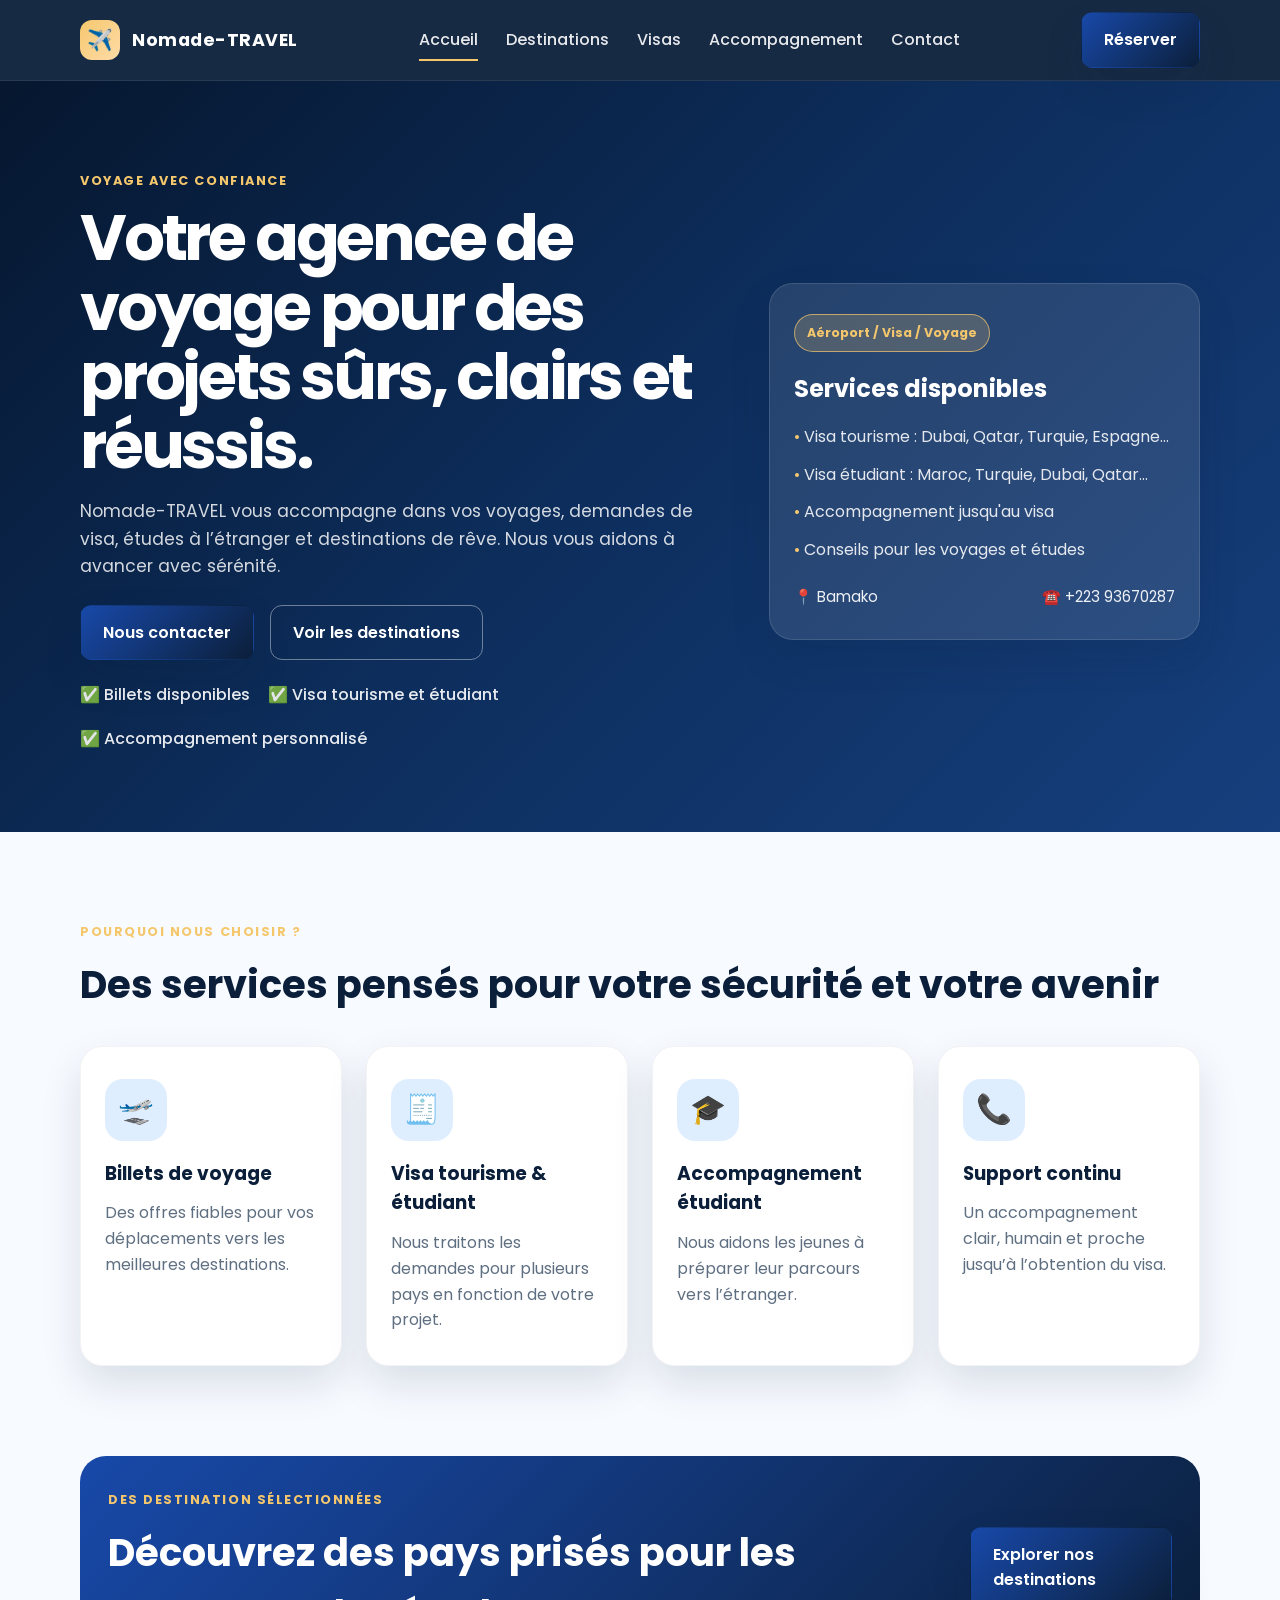
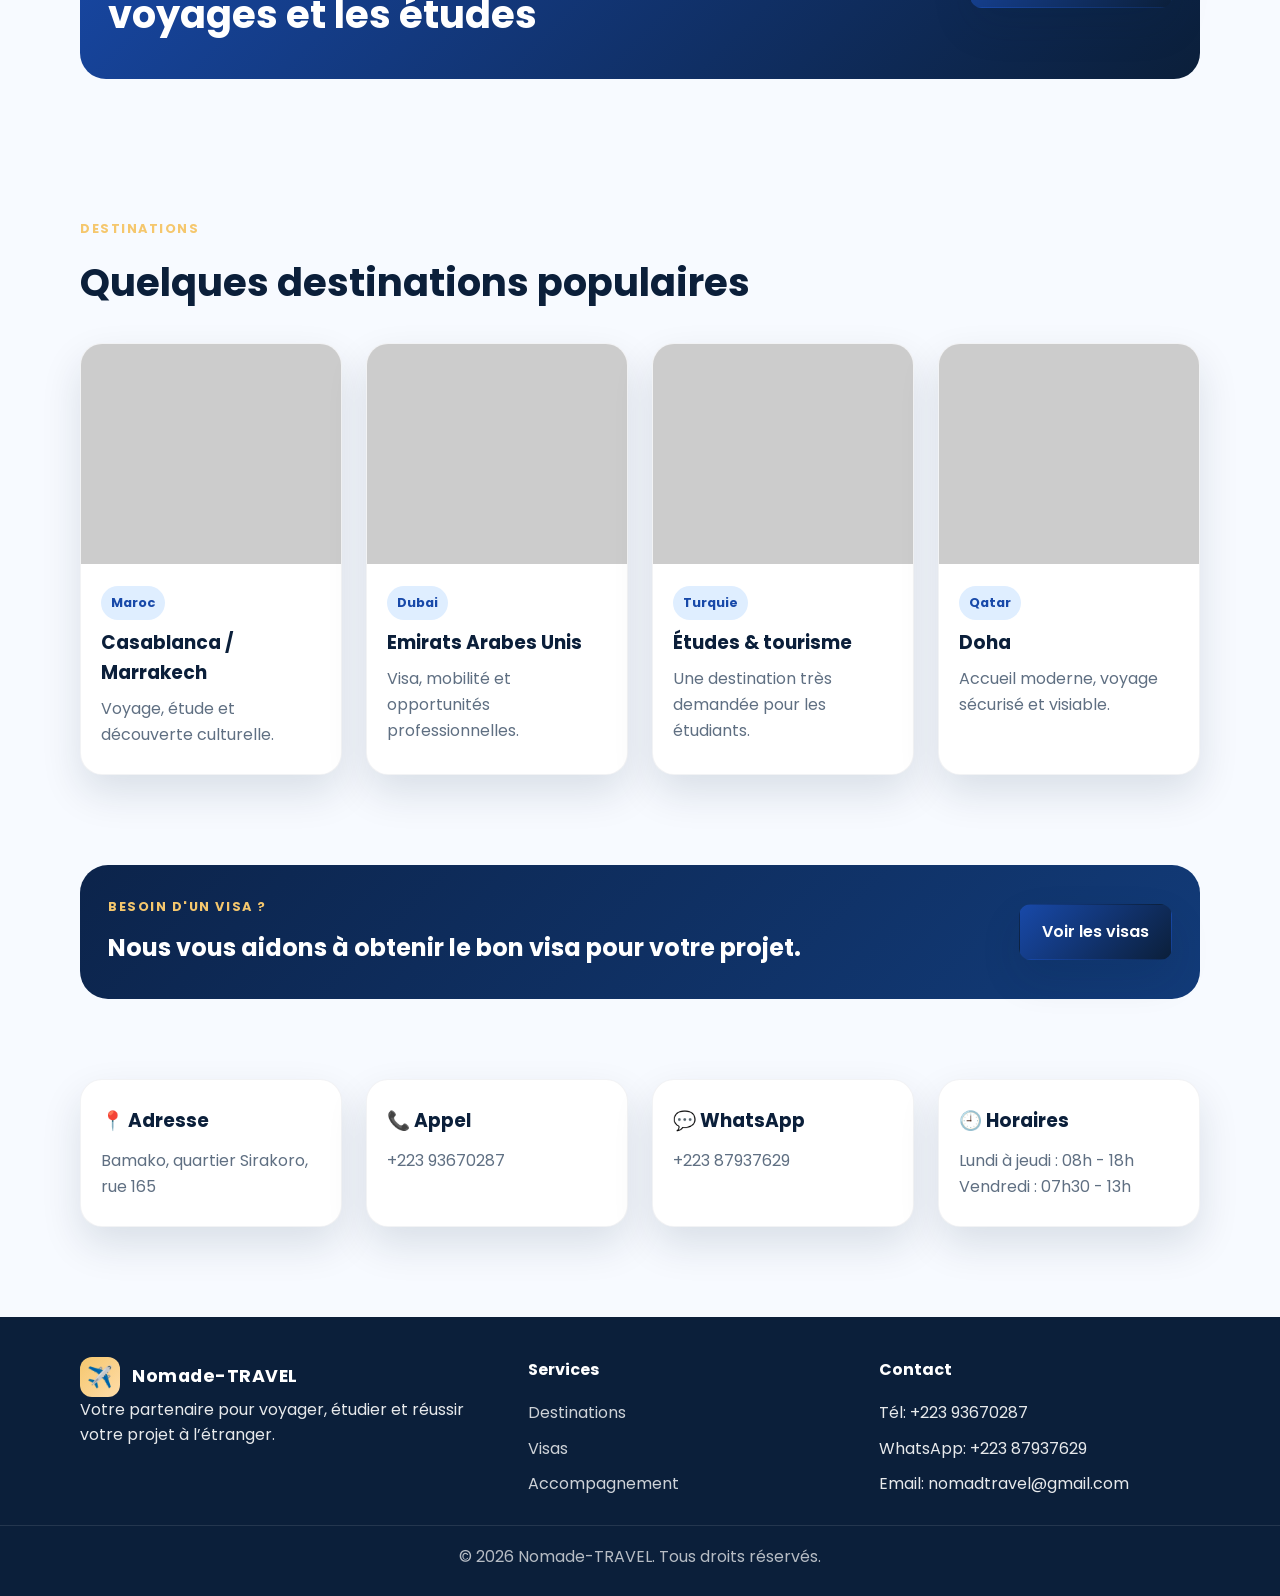
<file: index.html>
<!DOCTYPE html>
<html lang="fr">
<head>
  <meta charset="UTF-8">
  <meta name="viewport" content="width=device-width, initial-scale=1.0">
  <title>Nomade-TRAVEL ✈️ | Agence de voyage</title>
  <meta name="description" content="Agence de voyage Nomade-TRAVEL. Billets, visas, accompagnement pour études à l'étranger et voyages.">
  <link rel="preconnect" href="https://fonts.googleapis.com">
  <link rel="preconnect" href="https://fonts.gstatic.com" crossorigin>
  <link href="https://fonts.googleapis.com/css2?family=Poppins:wght@400;500;600;700;800&display=swap" rel="stylesheet">
  <link rel="stylesheet" href="style.css">
</head>
<body>
  <header class="header">
    <div class="container nav-container">
      <div class="logo">
        <span class="logo-mark">✈️</span>
        <div>
          <h2>Nomade-TRAVEL</h2>
        </div>
      </div>

      <nav class="nav" id="mainNav">
        <a href="index.html" class="active">Accueil</a>
        <a href="destinations.html">Destinations</a>
        <a href="visas.html">Visas</a>
        <a href="accompagnements.html">Accompagnement</a>
        <a href="contact.html">Contact</a>
      </nav>

      <div class="nav-actions">
        <a href="contact.html" class="btn btn-primary">Réserver</a>
        <button class="menu-toggle" id="menuToggle" aria-label="Menu">
          <span></span>
          <span></span>
          <span></span>
        </button>
      </div>
    </div>
  </header>

  <main>
    <section class="hero">
      <div class="container hero-grid">
        <div class="hero-text">
          <p class="eyebrow">Voyage avec confiance</p>
          <h1>Votre agence de voyage pour des projets sûrs, clairs et réussis.</h1>
          <p class="lead">
            Nomade-TRAVEL vous accompagne dans vos voyages, demandes de visa, études à l’étranger
            et destinations de rêve. Nous vous aidons à avancer avec sérénité.
          </p>
          <div class="hero-actions">
            <a href="contact.html" class="btn btn-primary">Nous contacter</a>
            <a href="destinations.html" class="btn btn-secondary">Voir les destinations</a>
          </div>

          <ul class="hero-trust">
            <li>✅ Billets disponibles</li>
            <li>✅ Visa tourisme et étudiant</li>
            <li>✅ Accompagnement personnalisé</li>
          </ul>
        </div>

        <div class="hero-card">
          <div class="flight-card">
            <div class="card-badge">Aéroport / Visa / Voyage</div>
            <h3>Services disponibles</h3>
            <ul>
              <li>Visa tourisme : Dubai, Qatar, Turquie, Espagne...</li>
              <li>Visa étudiant : Maroc, Turquie, Dubai, Qatar...</li>
              <li>Accompagnement jusqu'au visa</li>
              <li>Conseils pour les voyages et études</li>
            </ul>
            <div class="mini-info">
              <span>📍 Bamako</span>
              <span>☎️ +223 93670287</span>
            </div>
          </div>
        </div>
      </div>
    </section>

    <section class="features">
      <div class="container">
        <div class="section-heading">
          <p class="eyebrow">Pourquoi nous choisir ?</p>
          <h2>Des services pensés pour votre sécurité et votre avenir</h2>
        </div>

        <div class="feature-grid">
          <article class="feature-box">
            <div class="icon">🛫</div>
            <h3>Billets de voyage</h3>
            <p>Des offres fiables pour vos déplacements vers les meilleures destinations.</p>
          </article>

          <article class="feature-box">
            <div class="icon">🧾</div>
            <h3>Visa tourisme & étudiant</h3>
            <p>Nous traitons les demandes pour plusieurs pays en fonction de votre projet.</p>
          </article>

          <article class="feature-box">
            <div class="icon">🎓</div>
            <h3>Accompagnement étudiant</h3>
            <p>Nous aidons les jeunes à préparer leur parcours vers l’étranger.</p>
          </article>

          <article class="feature-box">
            <div class="icon">📞</div>
            <h3>Support continu</h3>
            <p>Un accompagnement clair, humain et proche jusqu’à l’obtention du visa.</p>
          </article>
        </div>
      </div>
    </section>

    <section class="promo">
      <div class="container">
        <div class="promo-box">
          <div>
            <p class="eyebrow">Des destination sélectionnées</p>
            <h2>Découvrez des pays prisés pour les voyages et les études</h2>
          </div>
          <a href="destinations.html" class="btn btn-primary">Explorer nos destinations</a>
        </div>
      </div>
    </section>

    <section class="destinations-preview">
      <div class="container">
        <div class="section-heading">
          <p class="eyebrow">Destinations</p>
          <h2>Quelques destinations populaires</h2>
        </div>

        <div class="card-grid">
          <article class="destination-card">
            <div class="destination-image image-morocco"></div>
            <div class="card-body">
              <span class="country-tag">Maroc</span>
              <h3>Casablanca / Marrakech</h3>
              <p>Voyage, étude et découverte culturelle.</p>
            </div>
          </article>

          <article class="destination-card">
            <div class="destination-image image-dubai"></div>
            <div class="card-body">
              <span class="country-tag">Dubai</span>
              <h3>Emirats Arabes Unis</h3>
              <p>Visa, mobilité et opportunités professionnelles.</p>
            </div>
          </article>

          <article class="destination-card">
            <div class="destination-image image-turkey"></div>
            <div class="card-body">
              <span class="country-tag">Turquie</span>
              <h3>Études & tourisme</h3>
              <p>Une destination très demandée pour les étudiants.</p>
            </div>
          </article>

          <article class="destination-card">
            <div class="destination-image image-qatar"></div>
            <div class="card-body">
              <span class="country-tag">Qatar</span>
              <h3>Doha</h3>
              <p>Accueil moderne, voyage sécurisé et visiable.</p>
            </div>
          </article>
        </div>
      </div>
    </section>

    <section class="cta-band">
      <div class="container cta-content">
        <div>
          <p class="eyebrow">Besoin d'un visa ?</p>
          <h2>Nous vous aidons à obtenir le bon visa pour votre projet.</h2>
        </div>
        <a href="visas.html" class="btn btn-primary">Voir les visas</a>
      </div>
    </section>

    <section class="info-section">
      <div class="container info-grid">
        <div class="info-card">
          <h3>📍 Adresse</h3>
          <p>Bamako, quartier Sirakoro, rue 165</p>
        </div>
        <div class="info-card">
          <h3>📞 Appel</h3>
          <p>+223 93670287</p>
        </div>
        <div class="info-card">
          <h3>💬 WhatsApp</h3>
          <p>+223 87937629</p>
        </div>
        <div class="info-card">
          <h3>🕘 Horaires</h3>
          <p>Lundi à jeudi : 08h - 18h</p>
          <p>Vendredi : 07h30 - 13h</p>
        </div>
      </div>
    </section>
  </main>

  <footer class="footer">
    <div class="container footer-grid">
      <div>
        <div class="logo">
          <span class="logo-mark">✈️</span>
          <div>
            <h2>Nomade-TRAVEL</h2>
          </div>
        </div>
        <p>Votre partenaire pour voyager, étudier et réussir votre projet à l’étranger.</p>
      </div>

      <div>
        <h4>Services</h4>
        <ul>
          <li><a href="destinations.html">Destinations</a></li>
          <li><a href="visas.html">Visas</a></li>
          <li><a href="accompagnements.html">Accompagnement</a></li>
        </ul>
      </div>

      <div>
        <h4>Contact</h4>
        <ul>
          <li>Tél: +223 93670287</li>
          <li>WhatsApp: +223 87937629</li>
          <li>Email: nomadtravel@gmail.com</li>
        </ul>
      </div>
    </div>

    <div class="footer-bottom">
      <div class="container">
        <p>&copy; <span id="year"></span> Nomade-TRAVEL. Tous droits réservés.</p>
      </div>
    </div>
  </footer>

  <script src="script.js"></script>
</body>
</html>
</file>
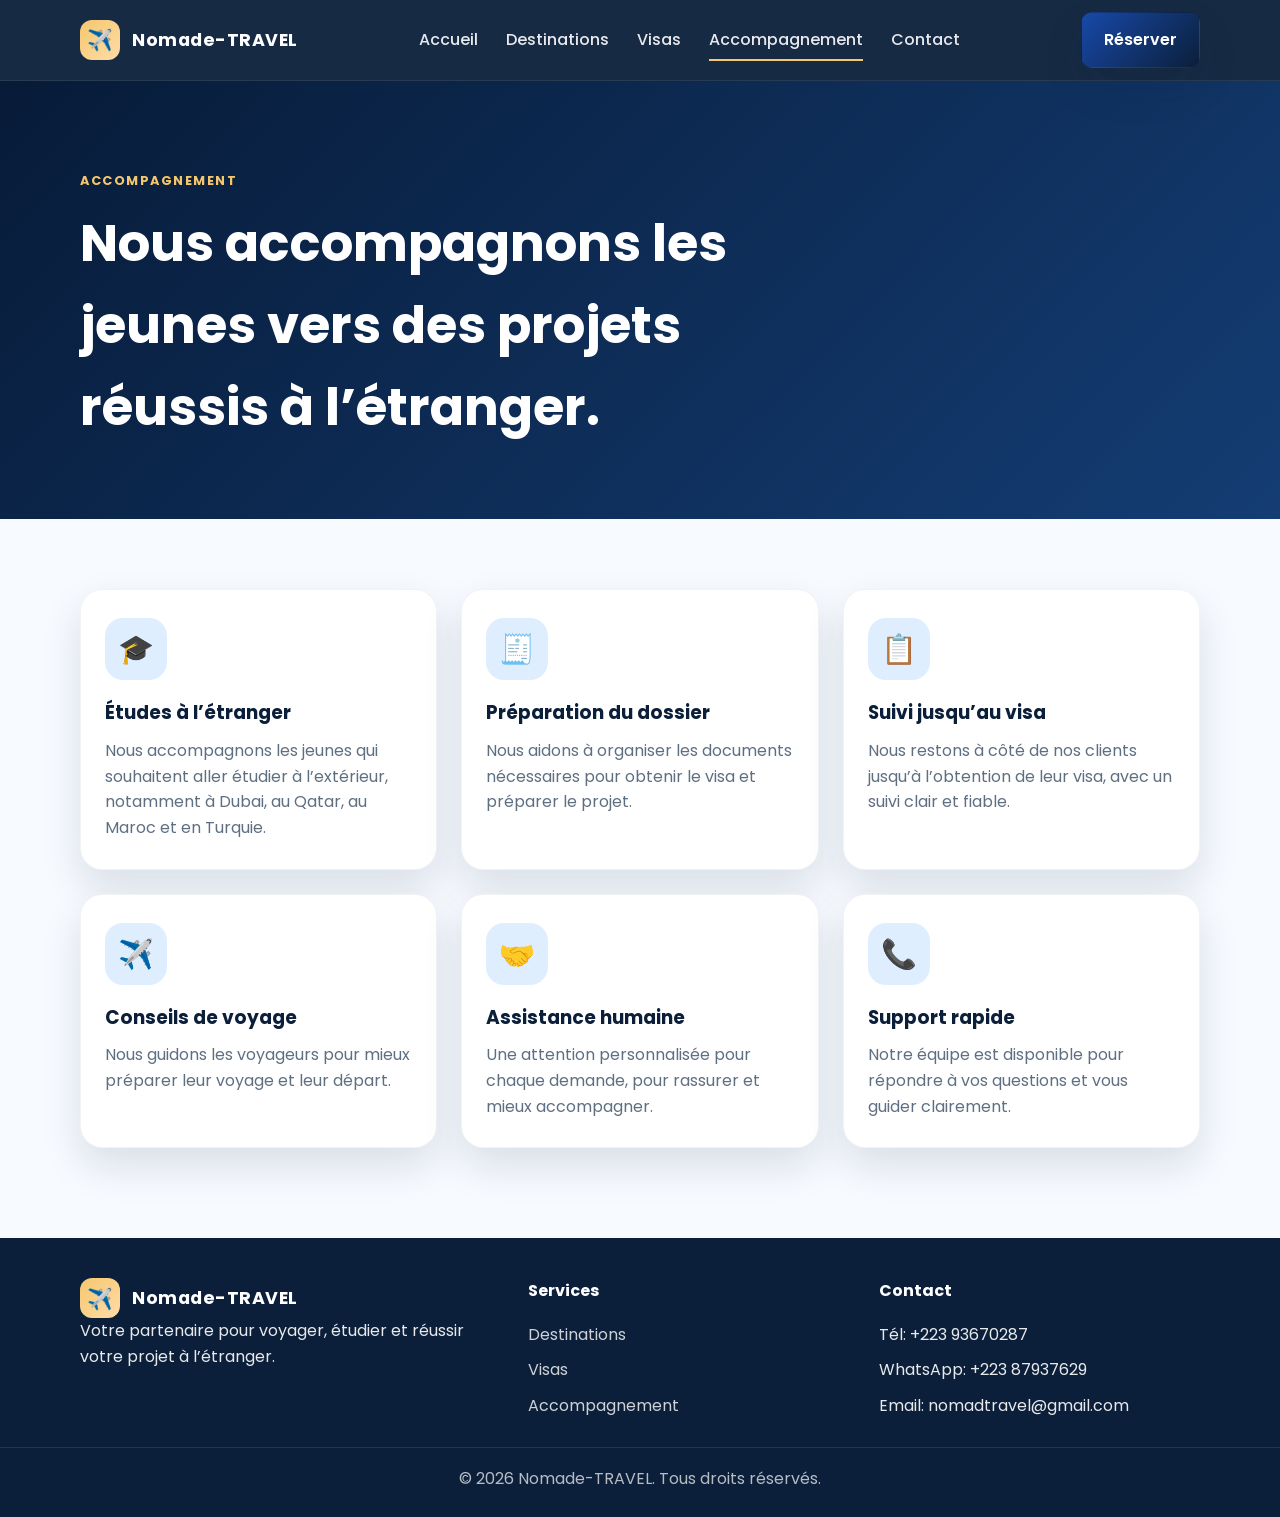
<file: accompagnement.html>
<!DOCTYPE html>
<html lang="fr">
<head>
  <meta charset="UTF-8">
  <meta name="viewport" content="width=device-width, initial-scale=1.0">
  <title>Accompagnement | Nomade-TRAVEL</title>
  <meta name="description" content="Accompagnement des jeunes pour les études et voyages à l’étranger avec Nomade-TRAVEL.">
  <link rel="preconnect" href="https://fonts.googleapis.com">
  <link rel="preconnect" href="https://fonts.gstatic.com" crossorigin>
  <link href="https://fonts.googleapis.com/css2?family=Poppins:wght@400;500;600;700;800&display=swap" rel="stylesheet">
  <link rel="stylesheet" href="style.css">
</head>
<body>
  <header class="header">
    <div class="container nav-container">
      <div class="logo">
        <span class="logo-mark">✈️</span>
        <div>
          <h2>Nomade-TRAVEL</h2>
        </div>
      </div>

      <nav class="nav" id="mainNav">
        <a href="index.html">Accueil</a>
        <a href="destinations.html">Destinations</a>
        <a href="visas.html">Visas</a>
        <a href="accompagnements.html" class="active">Accompagnement</a>
        <a href="contact.html">Contact</a>
      </nav>

      <div class="nav-actions">
        <a href="contact.html" class="btn btn-primary">Réserver</a>
        <button class="menu-toggle" id="menuToggle" aria-label="Menu">
          <span></span>
          <span></span>
          <span></span>
        </button>
      </div>
    </div>
  </header>

  <main>
    <section class="page-hero">
      <div class="container">
        <p class="eyebrow">Accompagnement</p>
        <h1>Nous accompagnons les jeunes vers des projets réussis à l’étranger.</h1>
      </div>
    </section>

    <section class="page-content">
      <div class="container">
        <div class="service-grid">
          <article class="service-card">
            <div class="icon">🎓</div>
            <h3>Études à l’étranger</h3>
            <p>Nous accompagnons les jeunes qui souhaitent aller étudier à l’extérieur, notamment à Dubai, au Qatar, au Maroc et en Turquie.</p>
          </article>

          <article class="service-card">
            <div class="icon">🧾</div>
            <h3>Préparation du dossier</h3>
            <p>Nous aidons à organiser les documents nécessaires pour obtenir le visa et préparer le projet.</p>
          </article>

          <article class="service-card">
            <div class="icon">📋</div>
            <h3>Suivi jusqu’au visa</h3>
            <p>Nous restons à côté de nos clients jusqu’à l’obtention de leur visa, avec un suivi clair et fiable.</p>
          </article>

          <article class="service-card">
            <div class="icon">✈️</div>
            <h3>Conseils de voyage</h3>
            <p>Nous guidons les voyageurs pour mieux préparer leur voyage et leur départ.</p>
          </article>

          <article class="service-card">
            <div class="icon">🤝</div>
            <h3>Assistance humaine</h3>
            <p>Une attention personnalisée pour chaque demande, pour rassurer et mieux accompagner.</p>
          </article>

          <article class="service-card">
            <div class="icon">📞</div>
            <h3>Support rapide</h3>
            <p>Notre équipe est disponible pour répondre à vos questions et vous guider clairement.</p>
          </article>
        </div>
      </div>
    </section>
  </main>

  <footer class="footer">
    <div class="container footer-grid">
      <div>
        <div class="logo">
          <span class="logo-mark">✈️</span>
          <div>
            <h2>Nomade-TRAVEL</h2>
          </div>
        </div>
        <p>Votre partenaire pour voyager, étudier et réussir votre projet à l’étranger.</p>
      </div>

      <div>
        <h4>Services</h4>
        <ul>
          <li><a href="destinations.html">Destinations</a></li>
          <li><a href="visas.html">Visas</a></li>
          <li><a href="accompagnements.html">Accompagnement</a></li>
        </ul>
      </div>

      <div>
        <h4>Contact</h4>
        <ul>
          <li>Tél: +223 93670287</li>
          <li>WhatsApp: +223 87937629</li>
          <li>Email: nomadtravel@gmail.com</li>
        </ul>
      </div>
    </div>

    <div class="footer-bottom">
      <div class="container">
        <p>&copy; <span id="year"></span> Nomade-TRAVEL. Tous droits réservés.</p>
      </div>
    </div>
  </footer>

  <script src="script.js"></script>
</body>
</html>
</file>
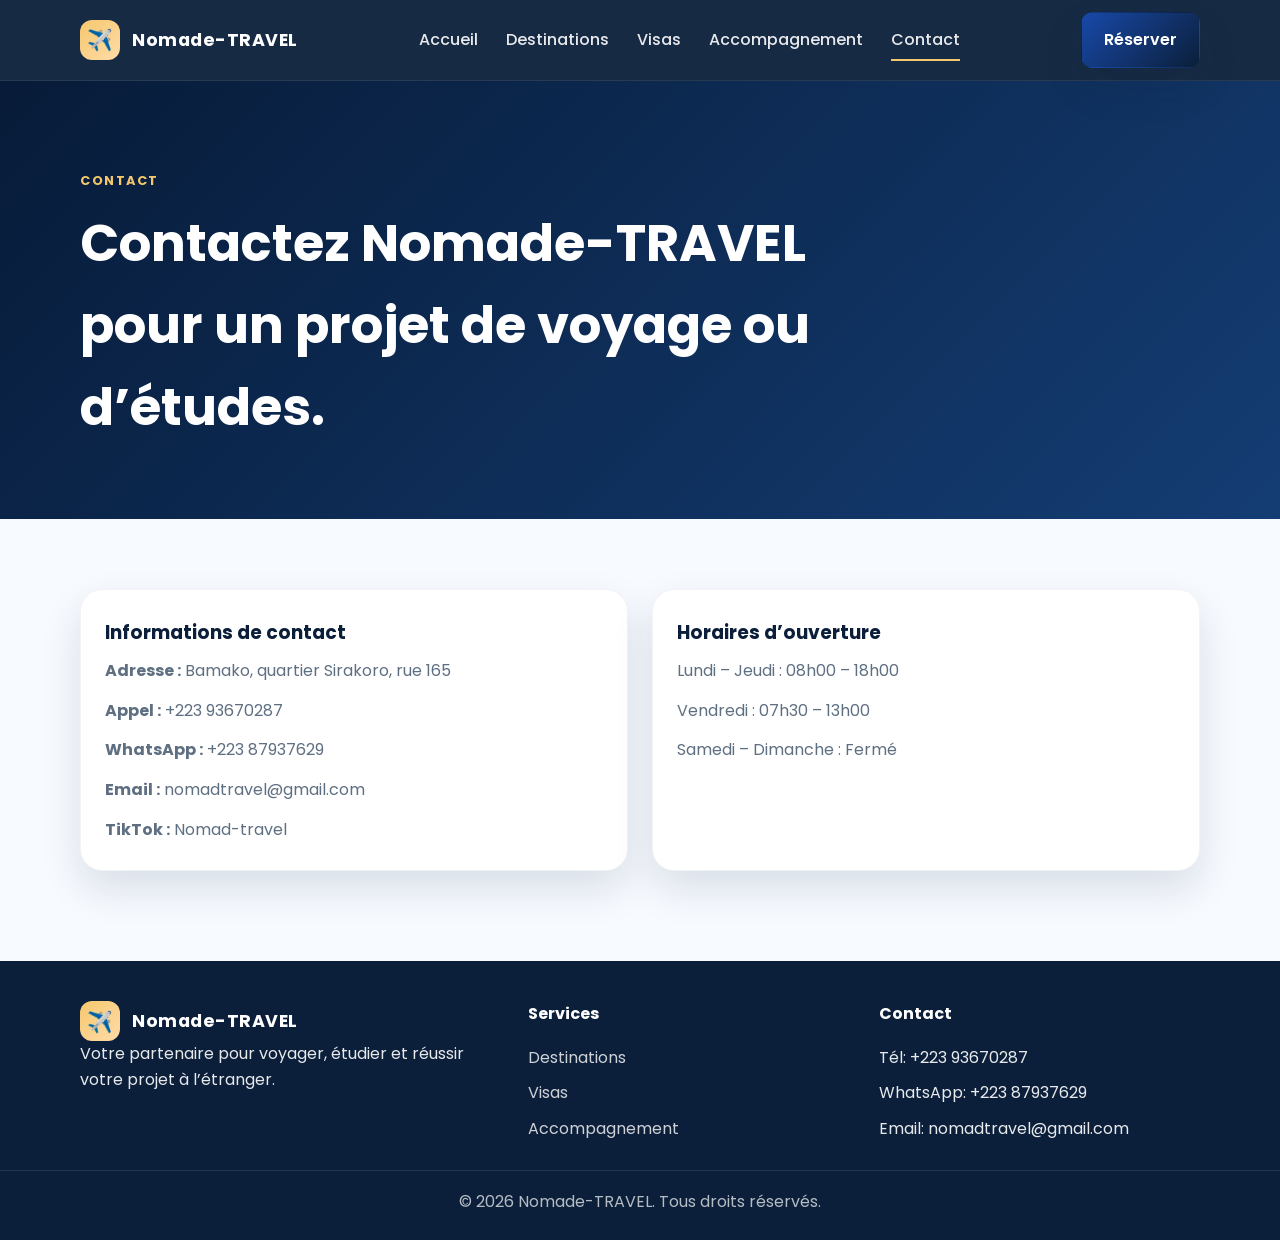
<file: contact.html>
<!DOCTYPE html>
<html lang="fr">
<head>
  <meta charset="UTF-8">
  <meta name="viewport" content="width=device-width, initial-scale=1.0">
  <title>Contact | Nomade-TRAVEL</title>
  <meta name="description" content="Contactez Nomade-TRAVEL pour vos visas, billets et accompagnement.">
  <link rel="preconnect" href="https://fonts.googleapis.com">
  <link rel="preconnect" href="https://fonts.gstatic.com" crossorigin>
  <link href="https://fonts.googleapis.com/css2?family=Poppins:wght@400;500;600;700;800&display=swap" rel="stylesheet">
  <link rel="stylesheet" href="style.css">
</head>
<body>
  <header class="header">
    <div class="container nav-container">
      <div class="logo">
        <span class="logo-mark">✈️</span>
        <div>
          <h2>Nomade-TRAVEL</h2>
        </div>
      </div>

      <nav class="nav" id="mainNav">
        <a href="index.html">Accueil</a>
        <a href="destinations.html">Destinations</a>
        <a href="visas.html">Visas</a>
        <a href="accompagnements.html">Accompagnement</a>
        <a href="contact.html" class="active">Contact</a>
      </nav>

      <div class="nav-actions">
        <a href="contact.html" class="btn btn-primary">Réserver</a>
        <button class="menu-toggle" id="menuToggle" aria-label="Menu">
          <span></span>
          <span></span>
          <span></span>
        </button>
      </div>
    </div>
  </header>

  <main>
    <section class="page-hero">
      <div class="container">
        <p class="eyebrow">Contact</p>
        <h1>Contactez Nomade-TRAVEL pour un projet de voyage ou d’études.</h1>
      </div>
    </section>

    <section class="page-content contact-section">
      <div class="container contact-grid">
        <div class="contact-card">
          <h3>Informations de contact</h3>
          <ul class="contact-list">
            <li><strong>Adresse :</strong> Bamako, quartier Sirakoro, rue 165</li>
            <li><strong>Appel :</strong> +223 93670287</li>
            <li><strong>WhatsApp :</strong> +223 87937629</li>
            <li><strong>Email :</strong> nomadtravel@gmail.com</li>
            <li><strong>TikTok :</strong> Nomad-travel</li>
          </ul>
        </div>

        <div class="contact-card">
          <h3>Horaires d’ouverture</h3>
          <ul class="contact-list">
            <li>Lundi – Jeudi : 08h00 – 18h00</li>
            <li>Vendredi : 07h30 – 13h00</li>
            <li>Samedi – Dimanche : Fermé</li>
          </ul>
        </div>
      </div>
    </section>
  </main>

  <footer class="footer">
    <div class="container footer-grid">
      <div>
        <div class="logo">
          <span class="logo-mark">✈️</span>
          <div>
            <h2>Nomade-TRAVEL</h2>
          </div>
        </div>
        <p>Votre partenaire pour voyager, étudier et réussir votre projet à l’étranger.</p>
      </div>

      <div>
        <h4>Services</h4>
        <ul>
          <li><a href="destinations.html">Destinations</a></li>
          <li><a href="visas.html">Visas</a></li>
          <li><a href="accompagnements.html">Accompagnement</a></li>
        </ul>
      </div>

      <div>
        <h4>Contact</h4>
        <ul>
          <li>Tél: +223 93670287</li>
          <li>WhatsApp: +223 87937629</li>
          <li>Email: nomadtravel@gmail.com</li>
        </ul>
      </div>
    </div>

    <div class="footer-bottom">
      <div class="container">
        <p>&copy; <span id="year"></span> Nomade-TRAVEL. Tous droits réservés.</p>
      </div>
    </div>
  </footer>

  <script src="script.js"></script>
</body>
</html>
</file>
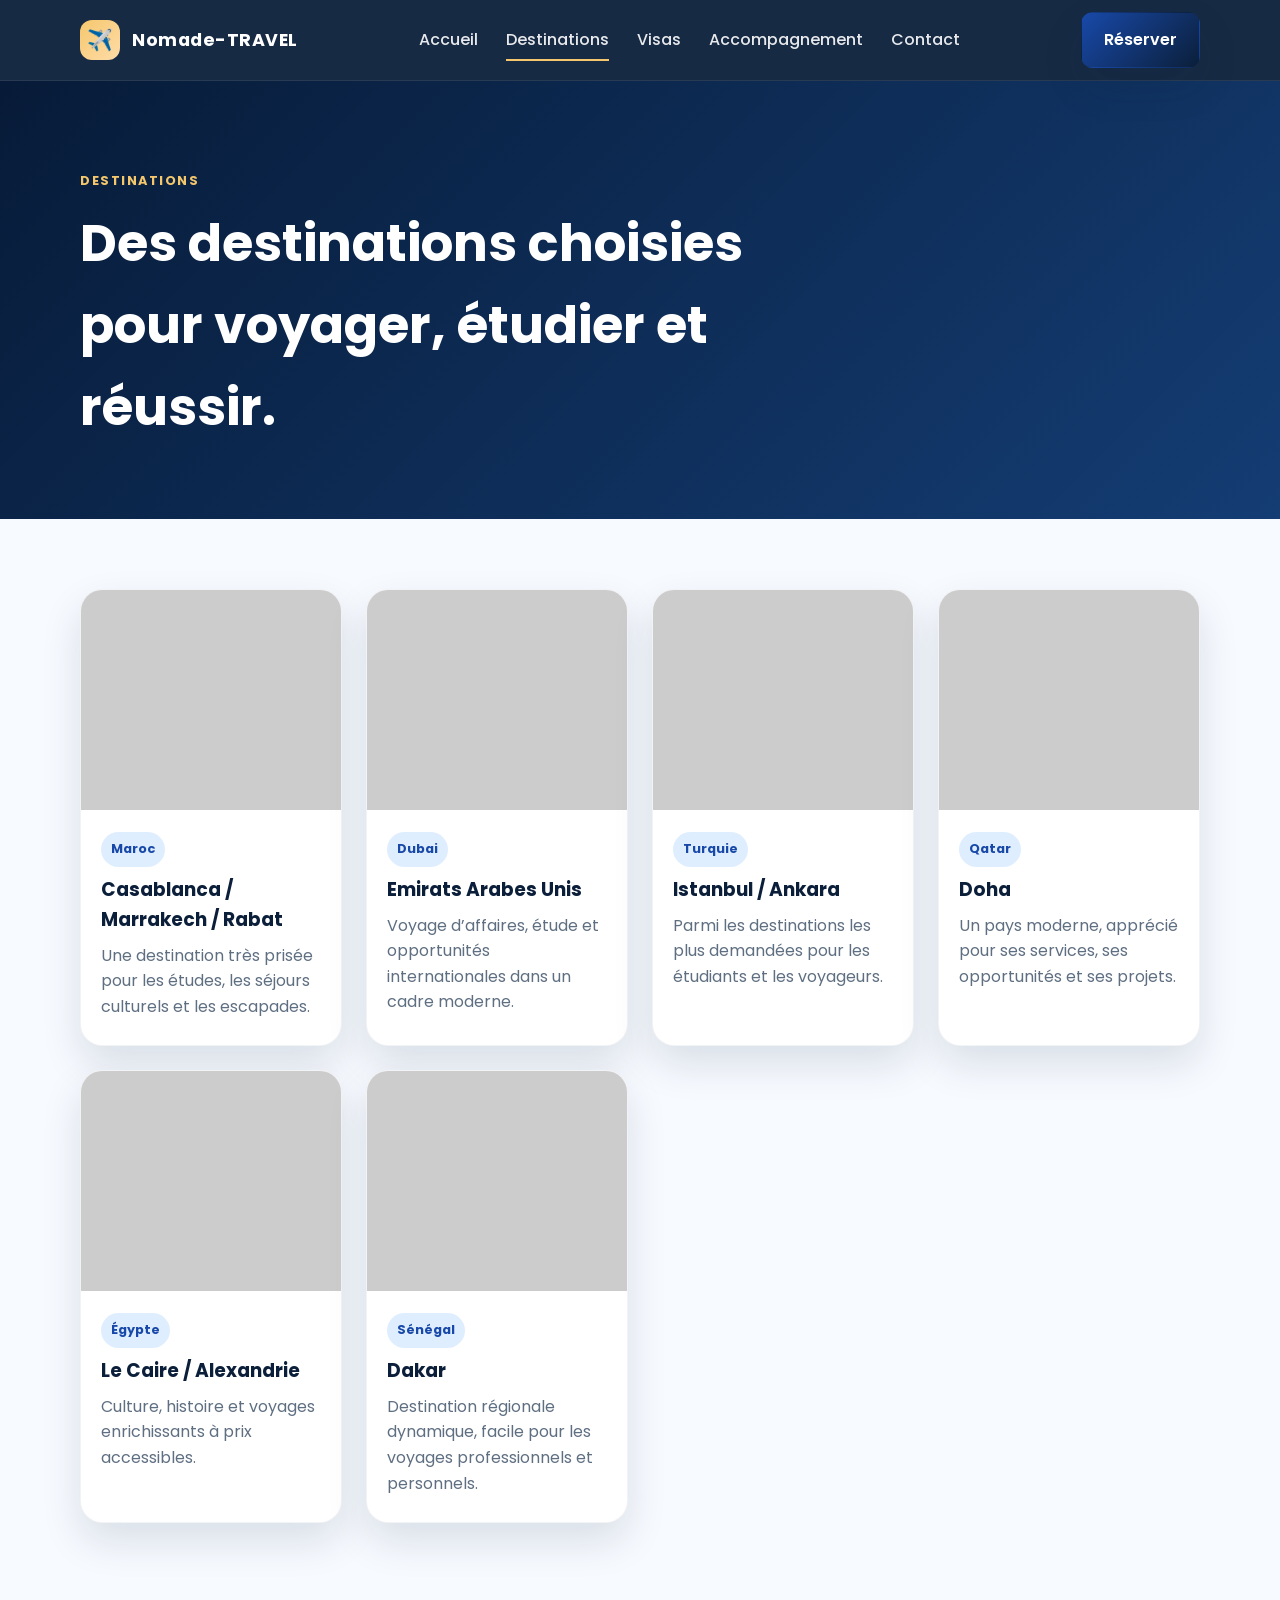
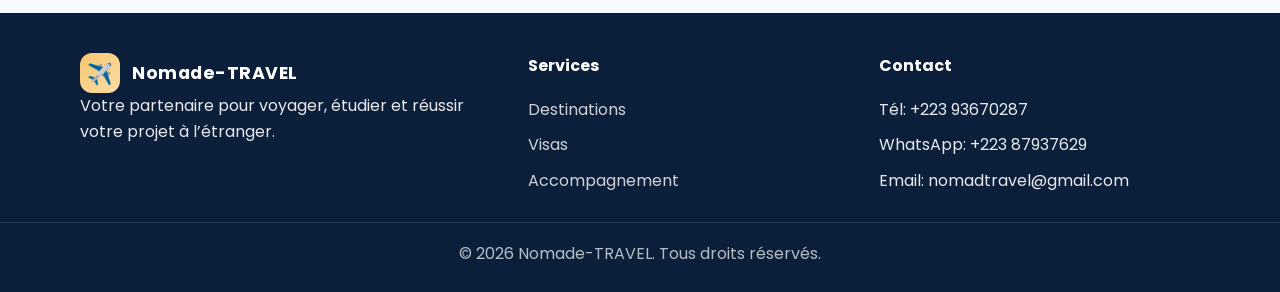
<file: destination.html>
<!DOCTYPE html>
<html lang="fr">
<head>
  <meta charset="UTF-8">
  <meta name="viewport" content="width=device-width, initial-scale=1.0">
  <title>Destinations | Nomade-TRAVEL</title>
  <meta name="description" content="Destinations proposées par Nomade-TRAVEL : Afrique, Dubai, Qatar, Turquie, Maroc, etc.">
  <link rel="preconnect" href="https://fonts.googleapis.com">
  <link rel="preconnect" href="https://fonts.gstatic.com" crossorigin>
  <link href="https://fonts.googleapis.com/css2?family=Poppins:wght@400;500;600;700;800&display=swap" rel="stylesheet">
  <link rel="stylesheet" href="style.css">
</head>
<body>
  <header class="header">
    <div class="container nav-container">
      <div class="logo">
        <span class="logo-mark">✈️</span>
        <div>
          <h2>Nomade-TRAVEL</h2>
        </div>
      </div>

      <nav class="nav" id="mainNav">
        <a href="index.html">Accueil</a>
        <a href="destinations.html" class="active">Destinations</a>
        <a href="visas.html">Visas</a>
        <a href="accompagnements.html">Accompagnement</a>
        <a href="contact.html">Contact</a>
      </nav>

      <div class="nav-actions">
        <a href="contact.html" class="btn btn-primary">Réserver</a>
        <button class="menu-toggle" id="menuToggle" aria-label="Menu">
          <span></span>
          <span></span>
          <span></span>
        </button>
      </div>
    </div>
  </header>

  <main>
    <section class="page-hero">
      <div class="container">
        <p class="eyebrow">Destinations</p>
        <h1>Des destinations choisies pour voyager, étudier et réussir.</h1>
      </div>
    </section>

    <section class="page-content">
      <div class="container">
        <div class="card-grid">
          <article class="destination-card large">
            <div class="destination-image image-morocco"></div>
            <div class="card-body">
              <span class="country-tag">Maroc</span>
              <h3>Casablanca / Marrakech / Rabat</h3>
              <p>Une destination très prisée pour les études, les séjours culturels et les escapades.</p>
            </div>
          </article>

          <article class="destination-card large">
            <div class="destination-image image-dubai"></div>
            <div class="card-body">
              <span class="country-tag">Dubai</span>
              <h3>Emirats Arabes Unis</h3>
              <p>Voyage d’affaires, étude et opportunités internationales dans un cadre moderne.</p>
            </div>
          </article>

          <article class="destination-card large">
            <div class="destination-image image-roma"></div>
            <div class="card-body">
              <span class="country-tag">Turquie</span>
              <h3>Istanbul / Ankara</h3>
              <p>Parmi les destinations les plus demandées pour les étudiants et les voyageurs.</p>
            </div>
          </article>

          <article class="destination-card large">
            <div class="destination-image image-qatar"></div>
            <div class="card-body">
              <span class="country-tag">Qatar</span>
              <h3>Doha</h3>
              <p>Un pays moderne, apprécié pour ses services, ses opportunités et ses projets.</p>
            </div>
          </article>

          <article class="destination-card large">
            <div class="destination-image image-egypt"></div>
            <div class="card-body">
              <span class="country-tag">Égypte</span>
              <h3>Le Caire / Alexandrie</h3>
              <p>Culture, histoire et voyages enrichissants à prix accessibles.</p>
            </div>
          </article>

          <article class="destination-card large">
            <div class="destination-image image-senegal"></div>
            <div class="card-body">
              <span class="country-tag">Sénégal</span>
              <h3>Dakar</h3>
              <p>Destination régionale dynamique, facile pour les voyages professionnels et personnels.</p>
            </div>
          </article>
        </div>
      </div>
    </section>
  </main>

  <footer class="footer">
    <div class="container footer-grid">
      <div>
        <div class="logo">
          <span class="logo-mark">✈️</span>
          <div>
            <h2>Nomade-TRAVEL</h2>
          </div>
        </div>
        <p>Votre partenaire pour voyager, étudier et réussir votre projet à l’étranger.</p>
      </div>

      <div>
        <h4>Services</h4>
        <ul>
          <li><a href="destinations.html">Destinations</a></li>
          <li><a href="visas.html">Visas</a></li>
          <li><a href="accompagnements.html">Accompagnement</a></li>
        </ul>
      </div>

      <div>
        <h4>Contact</h4>
        <ul>
          <li>Tél: +223 93670287</li>
          <li>WhatsApp: +223 87937629</li>
          <li>Email: nomadtravel@gmail.com</li>
        </ul>
      </div>
    </div>

    <div class="footer-bottom">
      <div class="container">
        <p>&copy; <span id="year"></span> Nomade-TRAVEL. Tous droits réservés.</p>
      </div>
    </div>
  </footer>

  <script src="script.js"></script>
</body>
</html>
</file>
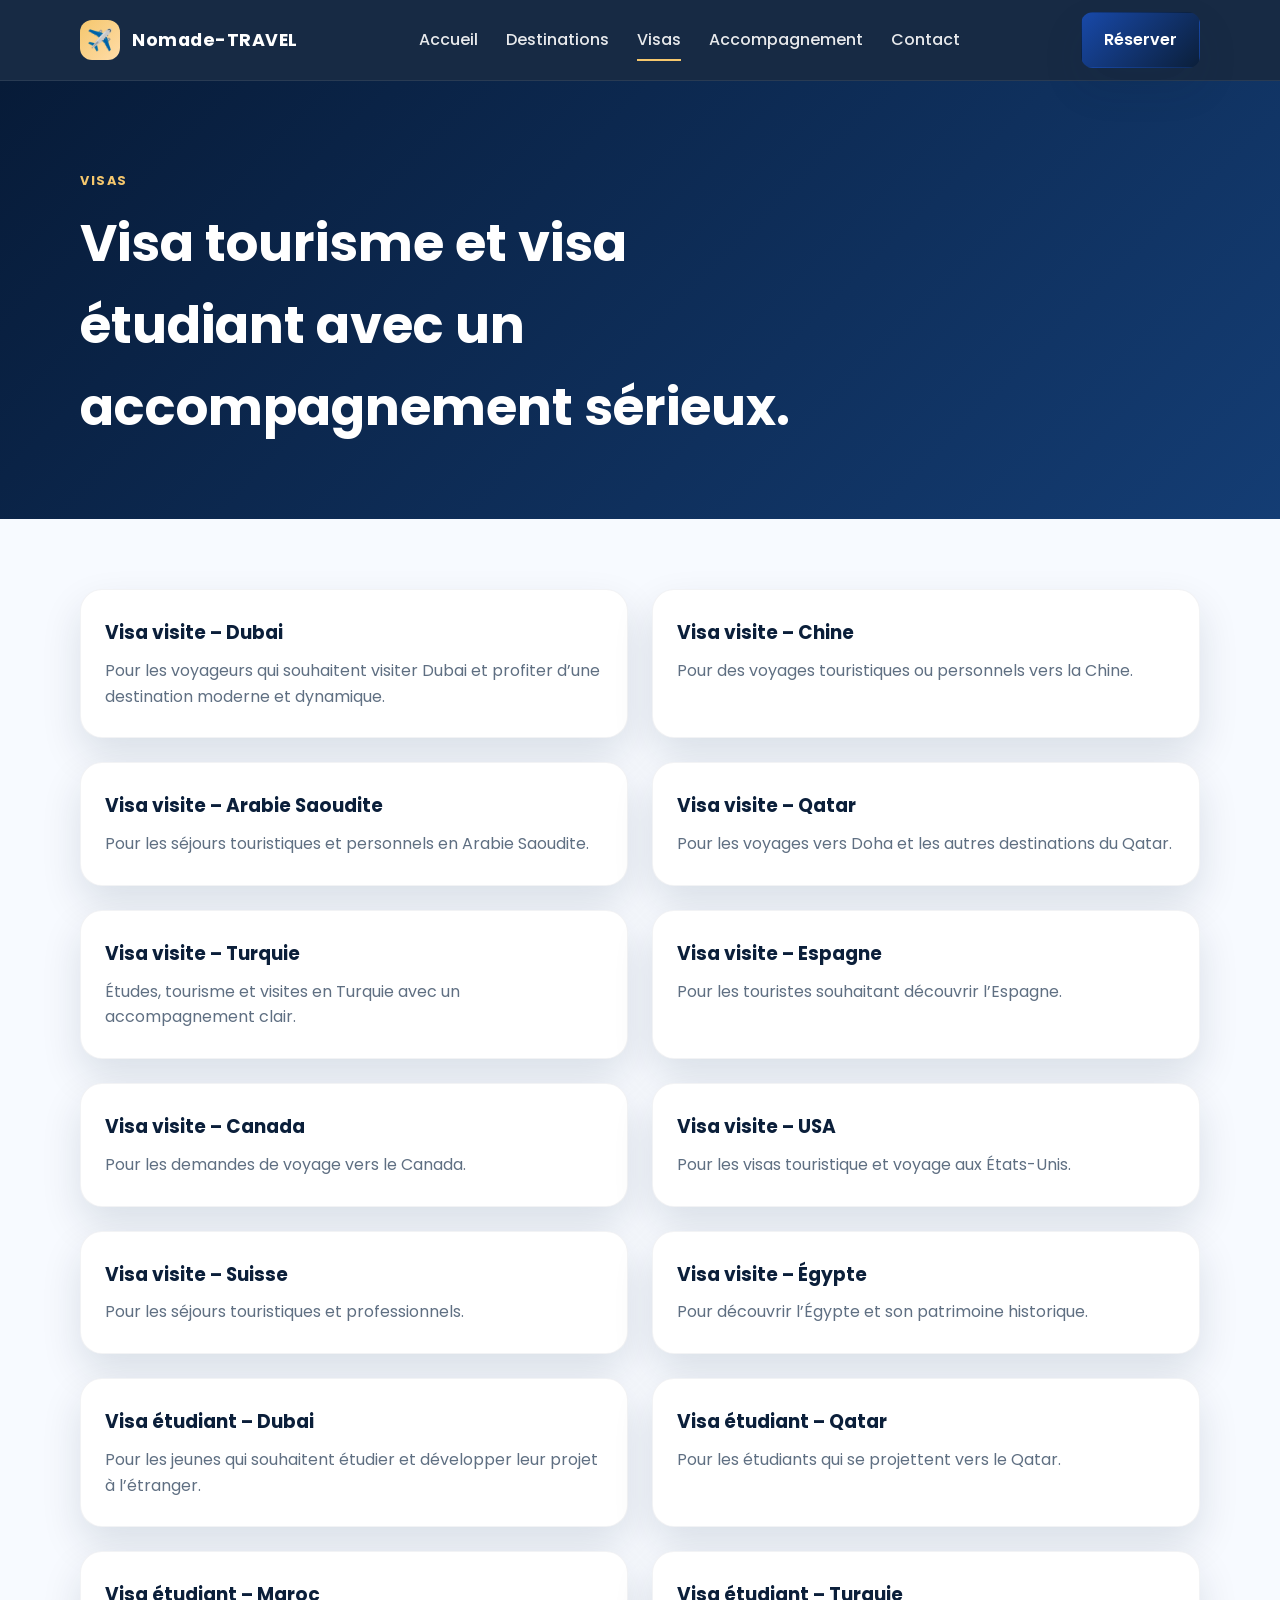
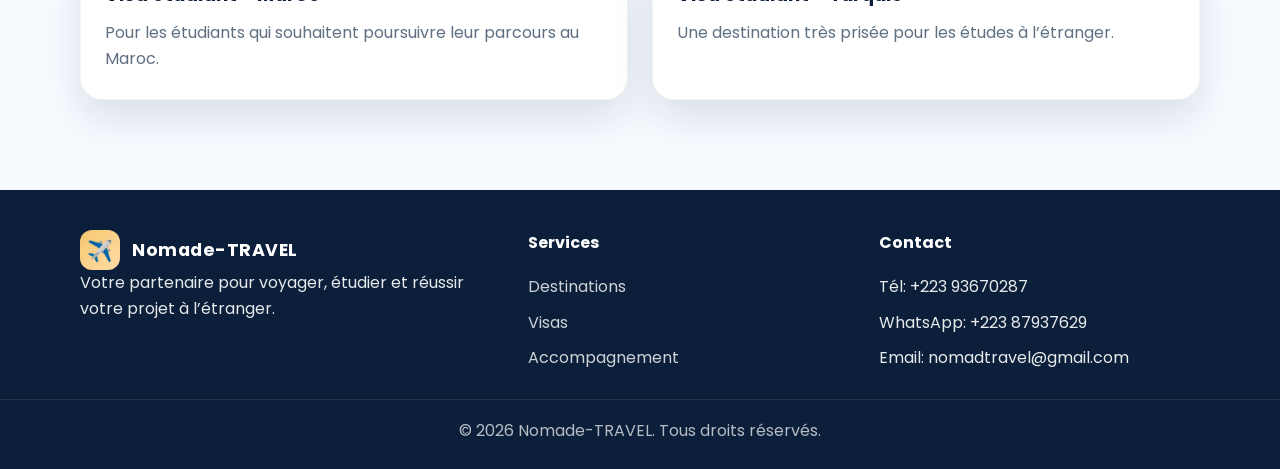
<file: visa.html>
<!DOCTYPE html>
<html lang="fr">
<head>
  <meta charset="UTF-8">
  <meta name="viewport" content="width=device-width, initial-scale=1.0">
  <title>Visas | Nomade-TRAVEL</title>
  <meta name="description" content="Services de visa Nomade-TRAVEL : visa tourisme et visa étudiant pour plusieurs destinations.">
  <link rel="preconnect" href="https://fonts.googleapis.com">
  <link rel="preconnect" href="https://fonts.gstatic.com" crossorigin>
  <link href="https://fonts.googleapis.com/css2?family=Poppins:wght@400;500;600;700;800&display=swap" rel="stylesheet">
  <link rel="stylesheet" href="style.css">
</head>
<body>
  <header class="header">
    <div class="container nav-container">
      <div class="logo">
        <span class="logo-mark">✈️</span>
        <div>
          <h2>Nomade-TRAVEL</h2>
        </div>
      </div>

      <nav class="nav" id="mainNav">
        <a href="index.html">Accueil</a>
        <a href="destinations.html">Destinations</a>
        <a href="visas.html" class="active">Visas</a>
        <a href="accompagnements.html">Accompagnement</a>
        <a href="contact.html">Contact</a>
      </nav>

      <div class="nav-actions">
        <a href="contact.html" class="btn btn-primary">Réserver</a>
        <button class="menu-toggle" id="menuToggle" aria-label="Menu">
          <span></span>
          <span></span>
          <span></span>
        </button>
      </div>
    </div>
  </header>

  <main>
    <section class="page-hero">
      <div class="container">
        <p class="eyebrow">Visas</p>
        <h1>Visa tourisme et visa étudiant avec un accompagnement sérieux.</h1>
      </div>
    </section>

    <section class="page-content">
      <div class="container">
        <div class="visa-list">
          <article class="visa-card">
            <h3>Visa visite – Dubai</h3>
            <p>Pour les voyageurs qui souhaitent visiter Dubai et profiter d’une destination moderne et dynamique.</p>
          </article>

          <article class="visa-card">
            <h3>Visa visite – Chine</h3>
            <p>Pour des voyages touristiques ou personnels vers la Chine.</p>
          </article>

          <article class="visa-card">
            <h3>Visa visite – Arabie Saoudite</h3>
            <p>Pour les séjours touristiques et personnels en Arabie Saoudite.</p>
          </article>

          <article class="visa-card">
            <h3>Visa visite – Qatar</h3>
            <p>Pour les voyages vers Doha et les autres destinations du Qatar.</p>
          </article>

          <article class="visa-card">
            <h3>Visa visite – Turquie</h3>
            <p>Études, tourisme et visites en Turquie avec un accompagnement clair.</p>
          </article>

          <article class="visa-card">
            <h3>Visa visite – Espagne</h3>
            <p>Pour les touristes souhaitant découvrir l’Espagne.</p>
          </article>

          <article class="visa-card">
            <h3>Visa visite – Canada</h3>
            <p>Pour les demandes de voyage vers le Canada.</p>
          </article>

          <article class="visa-card">
            <h3>Visa visite – USA</h3>
            <p>Pour les visas touristique et voyage aux États-Unis.</p>
          </article>

          <article class="visa-card">
            <h3>Visa visite – Suisse</h3>
            <p>Pour les séjours touristiques et professionnels.</p>
          </article>

          <article class="visa-card">
            <h3>Visa visite – Égypte</h3>
            <p>Pour découvrir l’Égypte et son patrimoine historique.</p>
          </article>

          <article class="visa-card">
            <h3>Visa étudiant – Dubai</h3>
            <p>Pour les jeunes qui souhaitent étudier et développer leur projet à l’étranger.</p>
          </article>

          <article class="visa-card">
            <h3>Visa étudiant – Qatar</h3>
            <p>Pour les étudiants qui se projettent vers le Qatar.</p>
          </article>

          <article class="visa-card">
            <h3>Visa étudiant – Maroc</h3>
            <p>Pour les étudiants qui souhaitent poursuivre leur parcours au Maroc.</p>
          </article>

          <article class="visa-card">
            <h3>Visa étudiant – Turquie</h3>
            <p>Une destination très prisée pour les études à l’étranger.</p>
          </article>
        </div>
      </div>
    </section>
  </main>

  <footer class="footer">
    <div class="container footer-grid">
      <div>
        <div class="logo">
          <span class="logo-mark">✈️</span>
          <div>
            <h2>Nomade-TRAVEL</h2>
          </div>
        </div>
        <p>Votre partenaire pour voyager, étudier et réussir votre projet à l’étranger.</p>
      </div>

      <div>
        <h4>Services</h4>
        <ul>
          <li><a href="destinations.html">Destinations</a></li>
          <li><a href="visas.html">Visas</a></li>
          <li><a href="accompagnements.html">Accompagnement</a></li>
        </ul>
      </div>

      <div>
        <h4>Contact</h4>
        <ul>
          <li>Tél: +223 93670287</li>
          <li>WhatsApp: +223 87937629</li>
          <li>Email: nomadtravel@gmail.com</li>
        </ul>
      </div>
    </div>

    <div class="footer-bottom">
      <div class="container">
        <p>&copy; <span id="year"></span> Nomade-TRAVEL. Tous droits réservés.</p>
      </div>
    </div>
  </footer>

  <script src="script.js"></script>
</body>
</html>
</file>
<file: style.css>
:root {
  --primary: #0b1f3a;
  --primary-2: #1849a9;
  --primary-3: #dfeeff;
  --accent: #f5c76d;
  --text: #1d2a39;
  --muted: #5f6f82;
  --white: #ffffff;
  --light: #f5f8ff;
  --shadow: 0 18px 40px rgba(11, 31, 58, 0.12);
  --radius: 22px;
}

* {
  margin: 0;
  padding: 0;
  box-sizing: border-box;
}

html {
  scroll-behavior: smooth;
}

body {
  font-family: "Poppins", sans-serif;
  background: #f7faff;
  color: var(--text);
  line-height: 1.6;
}

a {
  text-decoration: none;
  color: inherit;
}

img {
  max-width: 100%;
  display: block;
}

.container {
  width: min(1120px, calc(100% - 32px));
  margin: 0 auto;
}

.header {
  position: sticky;
  top: 0;
  z-index: 100;
  background: rgba(11, 31, 58, 0.95);
  backdrop-filter: blur(10px);
  border-bottom: 1px solid rgba(255, 255, 255, 0.08);
}

.nav-container {
  display: flex;
  align-items: center;
  justify-content: space-between;
  min-height: 80px;
}

.logo {
  display: flex;
  align-items: center;
  gap: 12px;
  color: var(--white);
}

.logo-mark {
  width: 40px;
  height: 40px;
  display: inline-flex;
  align-items: center;
  justify-content: center;
  border-radius: 12px;
  background: linear-gradient(135deg, var(--accent), #ffdca8);
  color: var(--primary);
  font-size: 1.3rem;
}

.logo h2 {
  font-size: 1.1rem;
  letter-spacing: 0.03em;
}

.nav {
  display: flex;
  align-items: center;
  gap: 28px;
  color: rgba(255, 255, 255, 0.9);
  font-weight: 500;
}

.nav a {
  position: relative;
  transition: 0.2s ease;
}

.nav a::after {
  content: "";
  position: absolute;
  left: 0;
  bottom: -8px;
  width: 0%;
  height: 2px;
  background: var(--accent);
  transition: 0.25s ease;
}

.nav a:hover::after,
.nav a.active::after {
  width: 100%;
}

.nav-actions {
  display: flex;
  align-items: center;
  gap: 14px;
}

.btn {
  display: inline-flex;
  align-items: center;
  justify-content: center;
  padding: 14px 22px;
  border-radius: 12px;
  font-weight: 600;
  transition: 0.2s ease;
  border: 1px solid transparent;
}

.btn-primary {
  background: linear-gradient(135deg, var(--primary-2), var(--primary));
  color: var(--white);
  box-shadow: var(--shadow);
}

.btn-primary:hover {
  transform: translateY(-2px);
}

.btn-secondary {
  background: transparent;
  border-color: rgba(255, 255, 255, 0.4);
  color: var(--white);
}

.menu-toggle {
  display: none;
  background: transparent;
  border: none;
  cursor: pointer;
  padding: 8px;
}

.menu-toggle span {
  display: block;
  width: 24px;
  height: 2px;
  background: var(--white);
  margin: 5px 0;
  border-radius: 999px;
}

.hero {
  background: linear-gradient(135deg, #06172f 0%, #0d2e5d 50%, #163f7d 100%);
  color: var(--white);
  padding: 90px 0 80px;
}

.hero-grid {
  display: grid;
  grid-template-columns: 1.2fr 0.8fr;
  gap: 42px;
  align-items: center;
}

.eyebrow {
  color: var(--accent);
  text-transform: uppercase;
  font-size: 0.8rem;
  letter-spacing: 0.12em;
  font-weight: 700;
  margin-bottom: 12px;
}

.hero-text h1 {
  font-size: clamp(2.2rem, 5vw, 4rem);
  line-height: 1.08;
  letter-spacing: -0.05em;
  margin-bottom: 18px;
}

.lead {
  max-width: 620px;
  color: rgba(255, 255, 255, 0.82);
  font-size: 1.08rem;
  margin-bottom: 24px;
}

.hero-actions {
  display: flex;
  gap: 16px;
  flex-wrap: wrap;
  margin-bottom: 22px;
}

.hero-trust {
  list-style: none;
  display: flex;
  flex-wrap: wrap;
  gap: 18px;
  color: rgba(255, 255, 255, 0.9);
  font-weight: 500;
}

.hero-card {
  display: flex;
  justify-content: center;
}

.flight-card {
  width: 100%;
  max-width: 440px;
  background: rgba(255, 255, 255, 0.1);
  border: 1px solid rgba(255, 255, 255, 0.12);
  border-radius: 24px;
  padding: 30px 24px;
  box-shadow: var(--shadow);
}

.card-badge {
  display: inline-block;
  background: rgba(245, 199, 109, 0.2);
  border: 1px solid rgba(245, 199, 109, 0.7);
  color: var(--accent);
  padding: 8px 12px;
  border-radius: 999px;
  font-size: 0.78rem;
  font-weight: 700;
  margin-bottom: 18px;
}

.flight-card h3 {
  font-size: 1.5rem;
  margin-bottom: 16px;
}

.flight-card ul {
  list-style: none;
  display: grid;
  gap: 12px;
  color: rgba(255, 255, 255, 0.88);
}

.flight-card li::before {
  content: "• ";
  color: var(--accent);
}

.mini-info {
  margin-top: 22px;
  display: flex;
  justify-content: space-between;
  gap: 10px;
  color: rgba(255, 255, 255, 0.92);
  font-size: 0.94rem;
}

.features,
.destinations-preview,
.page-content {
  padding: 90px 0;
}

.section-heading {
  margin-bottom: 30px;
}

.section-heading h2 {
  font-size: clamp(1.8rem, 3vw, 2.7rem);
  color: var(--primary);
  margin-top: 4px;
}

.feature-grid,
.card-grid,
.service-grid,
.info-grid {
  display: grid;
  gap: 24px;
}

.feature-grid {
  grid-template-columns: repeat(4, minmax(0, 1fr));
}

.feature-box,
.destination-card,
.service-card,
.info-card,
.visa-card,
.contact-card {
  background: var(--white);
  border-radius: var(--radius);
  box-shadow: var(--shadow);
  border: 1px solid rgba(11, 31, 58, 0.05);
}

.feature-box {
  padding: 32px 24px;
}

.icon {
  width: 62px;
  height: 62px;
  border-radius: 18px;
  display: inline-flex;
  align-items: center;
  justify-content: center;
  background: var(--primary-3);
  font-size: 1.8rem;
  margin-bottom: 18px;
}

.feature-box h3 {
  margin-bottom: 12px;
  color: var(--primary);
}

.feature-box p {
  color: var(--muted);
}

.promo {
  padding: 0 0 50px;
}

.promo-box {
  background: linear-gradient(135deg, var(--primary-2), var(--primary));
  color: var(--white);
  border-radius: 26px;
  padding: 34px 28px;
  display: flex;
  align-items: center;
  justify-content: space-between;
  gap: 16px;
}

.promo-box h2 {
  font-size: clamp(1.6rem, 3vw, 2.5rem);
}

.card-grid {
  grid-template-columns: repeat(4, minmax(0, 1fr));
}

.destination-card {
  overflow: hidden;
}

.destination-image {
  height: 220px;
  background-size: cover;
  background-position: center;
}

.image-morocco {
  background-image: linear-gradient(rgba(0,0,0,0.2), rgba(0,0,0,0.2)), url('https://images.unsplash.com/photo-1518548419970-58e3b4079ab2?auto=format&fit=crop&w=900&q=80');
}
.image-dubai {
  background-image: linear-gradient(rgba(0,0,0,0.2), rgba(0,0,0,0.2)), url('https://images.unsplash.com/photo-1512453979798-5ea266f8880c?auto=format&fit=crop&w=900&q=80');
}
.image-turkey {
  background-image: linear-gradient(rgba(0,0,0,0.2), rgba(0,0,0,0.2)), url('https://images.unsplash.com/photo-1523906834658-6e24ef2386f9?auto=format&fit=crop&w=900&q=80');
}
.image-qatar {
  background-image: linear-gradient(rgba(0,0,0,0.2), rgba(0,0,0,0.2)), url('https://images.unsplash.com/photo-1500375592092-40eb2168fd21?auto=format&fit=crop&w=900&q=80');
}
.image-egypt {
  background-image: linear-gradient(rgba(0,0,0,0.2), rgba(0,0,0,0.2)), url('https://images.unsplash.com/photo-1539650116574-75c0c6d73f6e?auto=format&fit=crop&w=900&q=80');
}
.image-senegal {
  background-image: linear-gradient(rgba(0,0,0,0.2), rgba(0,0,0,0.2)), url('https://images.unsplash.com/photo-1493246507139-91e8fad9978e?auto=format&fit=crop&w=900&q=80');
}
.image-roma {
  background-image: linear-gradient(rgba(0,0,0,0.2), rgba(0,0,0,0.2)), url('https://images.unsplash.com/photo-1527838832700-5059252407fa?auto=format&fit=crop&w=900&q=80');
}

.card-body {
  padding: 22px 20px 26px;
}

.country-tag {
  display: inline-block;
  padding: 7px 10px;
  border-radius: 999px;
  background: var(--primary-3);
  color: var(--primary-2);
  font-size: 0.8rem;
  font-weight: 700;
  margin-bottom: 8px;
}

.destination-card h3 {
  margin-bottom: 8px;
  color: var(--primary);
}

.destination-card p {
  color: var(--muted);
}

.cta-band {
  padding: 0 0 80px;
}

.cta-content {
  background: linear-gradient(135deg, #0c244b, #123b79);
  color: var(--white);
  border-radius: 28px;
  padding: 32px 28px;
  display: flex;
  align-items: center;
  justify-content: space-between;
  gap: 16px;
}

.info-section {
  padding: 0 0 90px;
}

.info-grid {
  grid-template-columns: repeat(4, minmax(0, 1fr));
}

.info-card {
  padding: 26px 20px;
}

.info-card h3 {
  margin-bottom: 12px;
  color: var(--primary);
}

.info-card p {
  color: var(--muted);
}

.footer {
  background: var(--primary);
  color: rgba(255, 255, 255, 0.9);
  padding-top: 40px;
}

.footer-grid {
  display: grid;
  grid-template-columns: 1.3fr 1fr 1fr;
  gap: 30px;
  padding-bottom: 28px;
}

.footer h4 {
  margin-bottom: 18px;
  color: var(--white);
}

.footer ul {
  list-style: none;
  display: grid;
  gap: 10px;
}

.footer a {
  color: rgba(255, 255, 255, 0.8);
}

.footer-bottom {
  border-top: 1px solid rgba(255, 255, 255, 0.1);
  padding: 18px 0 26px;
  text-align: center;
  color: rgba(255, 255, 255, 0.7);
}

.page-hero {
  background: linear-gradient(135deg, #071b38, #143d74);
  color: var(--white);
  padding: 90px 0 70px;
}

.page-hero h1 {
  font-size: clamp(2rem, 4vw, 3.3rem);
  max-width: 760px;
}

.page-content {
  padding-top: 70px;
}

.visa-list,
.service-grid,
.contact-grid {
  display: grid;
  gap: 24px;
}

.visa-list {
  grid-template-columns: repeat(2, minmax(0, 1fr));
}

.visa-card,
.service-card,
.contact-card {
  padding: 28px 24px;
}

.visa-card h3,
.service-card h3,
.contact-card h3 {
  margin-bottom: 10px;
  color: var(--primary);
}

.visa-card p,
.service-card p,
.contact-card p,
.contact-list {
  color: var(--muted);
}

.service-grid {
  grid-template-columns: repeat(3, minmax(0, 1fr));
}

.contact-grid {
  grid-template-columns: repeat(2, minmax(0, 1fr));
}

.contact-list {
  list-style: none;
  display: grid;
  gap: 14px;
}

@media (max-width: 980px) {
  .feature-grid,
  .card-grid,
  .info-grid,
  .service-grid,
  .contact-grid,
  .visa-list,
  .footer-grid,
  .hero-grid {
    grid-template-columns: 1fr 1fr;
  }

  .nav {
    position: absolute;
    top: 80px;
    left: 0;
    right: 0;
    background: rgba(11, 31, 58, 0.98);
    display: none;
    flex-direction: column;
    padding: 18px 16px 26px;
    border-bottom: 1px solid rgba(255, 255, 255, 0.08);
  }

  .nav.show {
    display: flex;
  }

  .menu-toggle {
    display: block;
  }
}

@media (max-width: 680px) {
  .feature-grid,
  .card-grid,
  .info-grid,
  .service-grid,
  .contact-grid,
  .visa-list,
  .footer-grid,
  .hero-grid {
    grid-template-columns: 1fr;
  }

  .promo-box,
  .cta-content {
    flex-direction: column;
    align-items: flex-start;
  }

  .nav-actions .btn {
    display: none;
  }

  .hero {
    padding-top: 70px;
  }

  .hero-text h1 {
    font-size: 2.3rem;
  }
}
</file>
